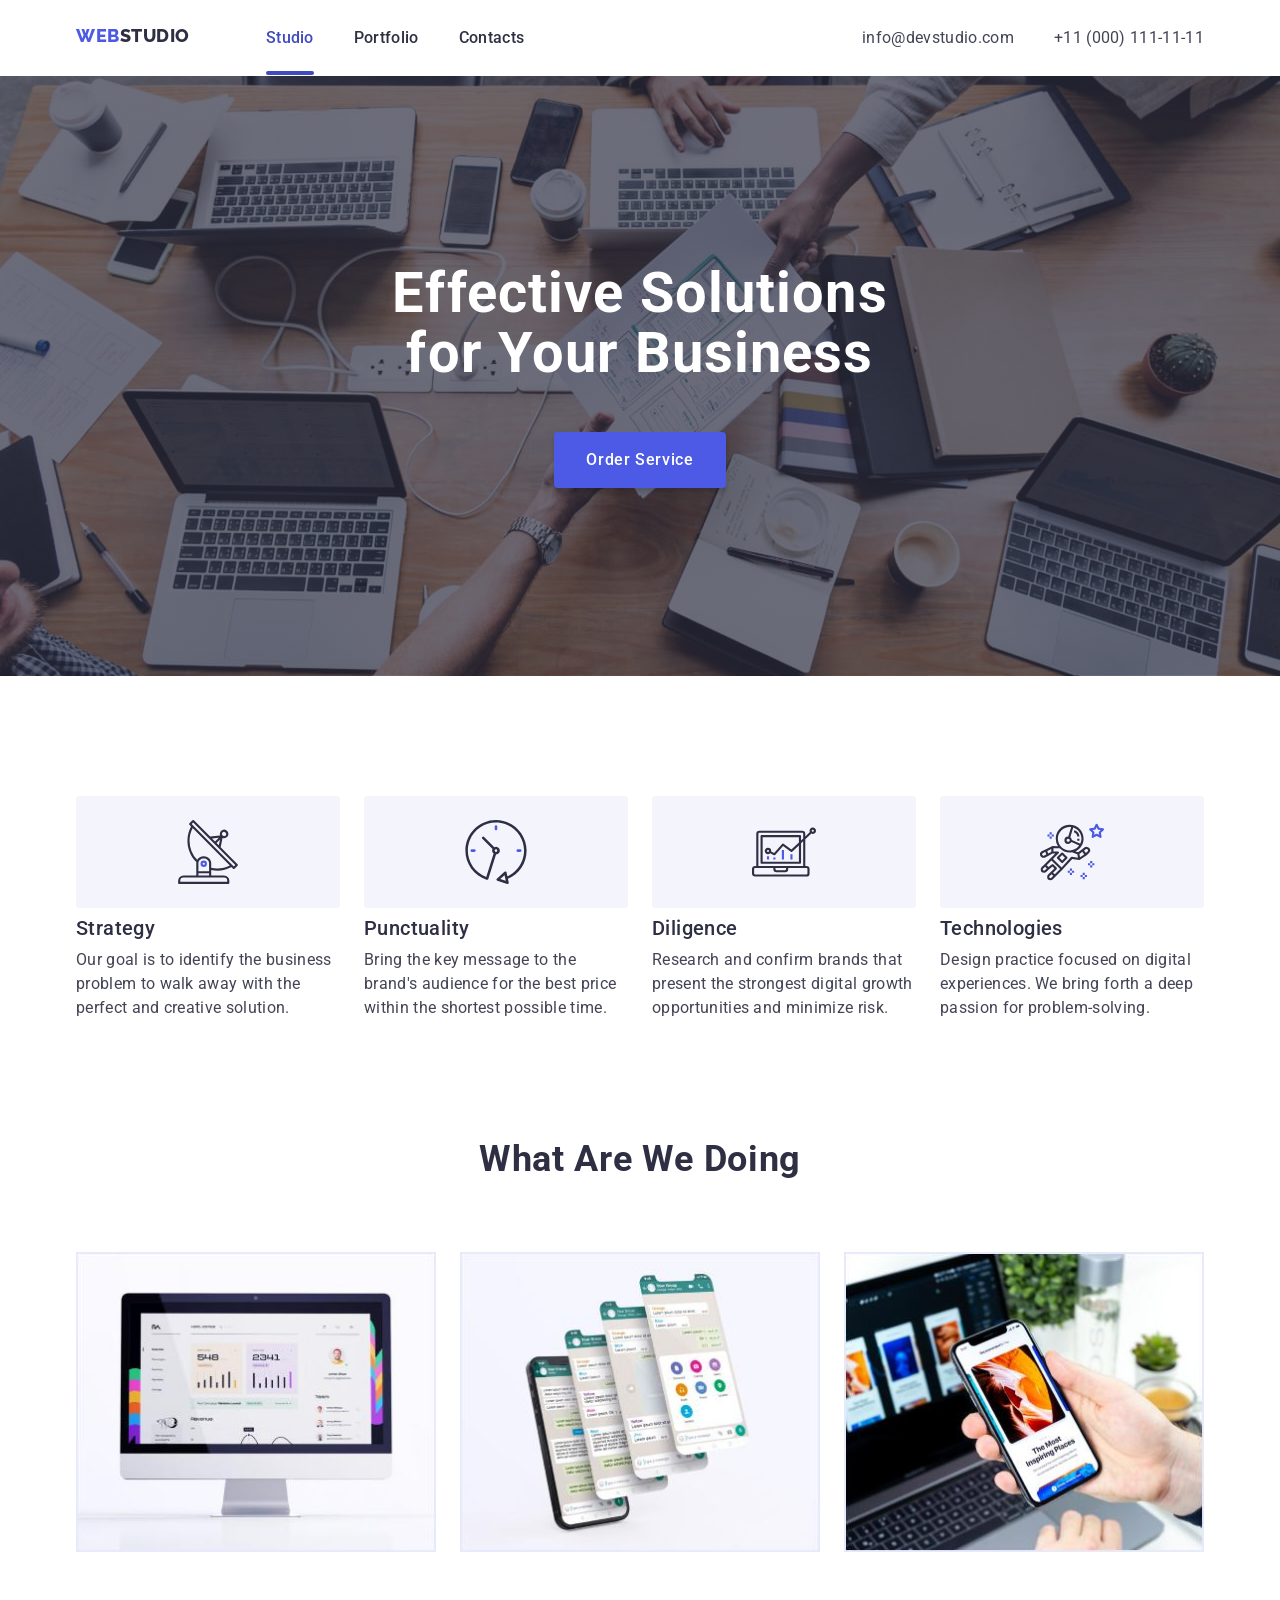
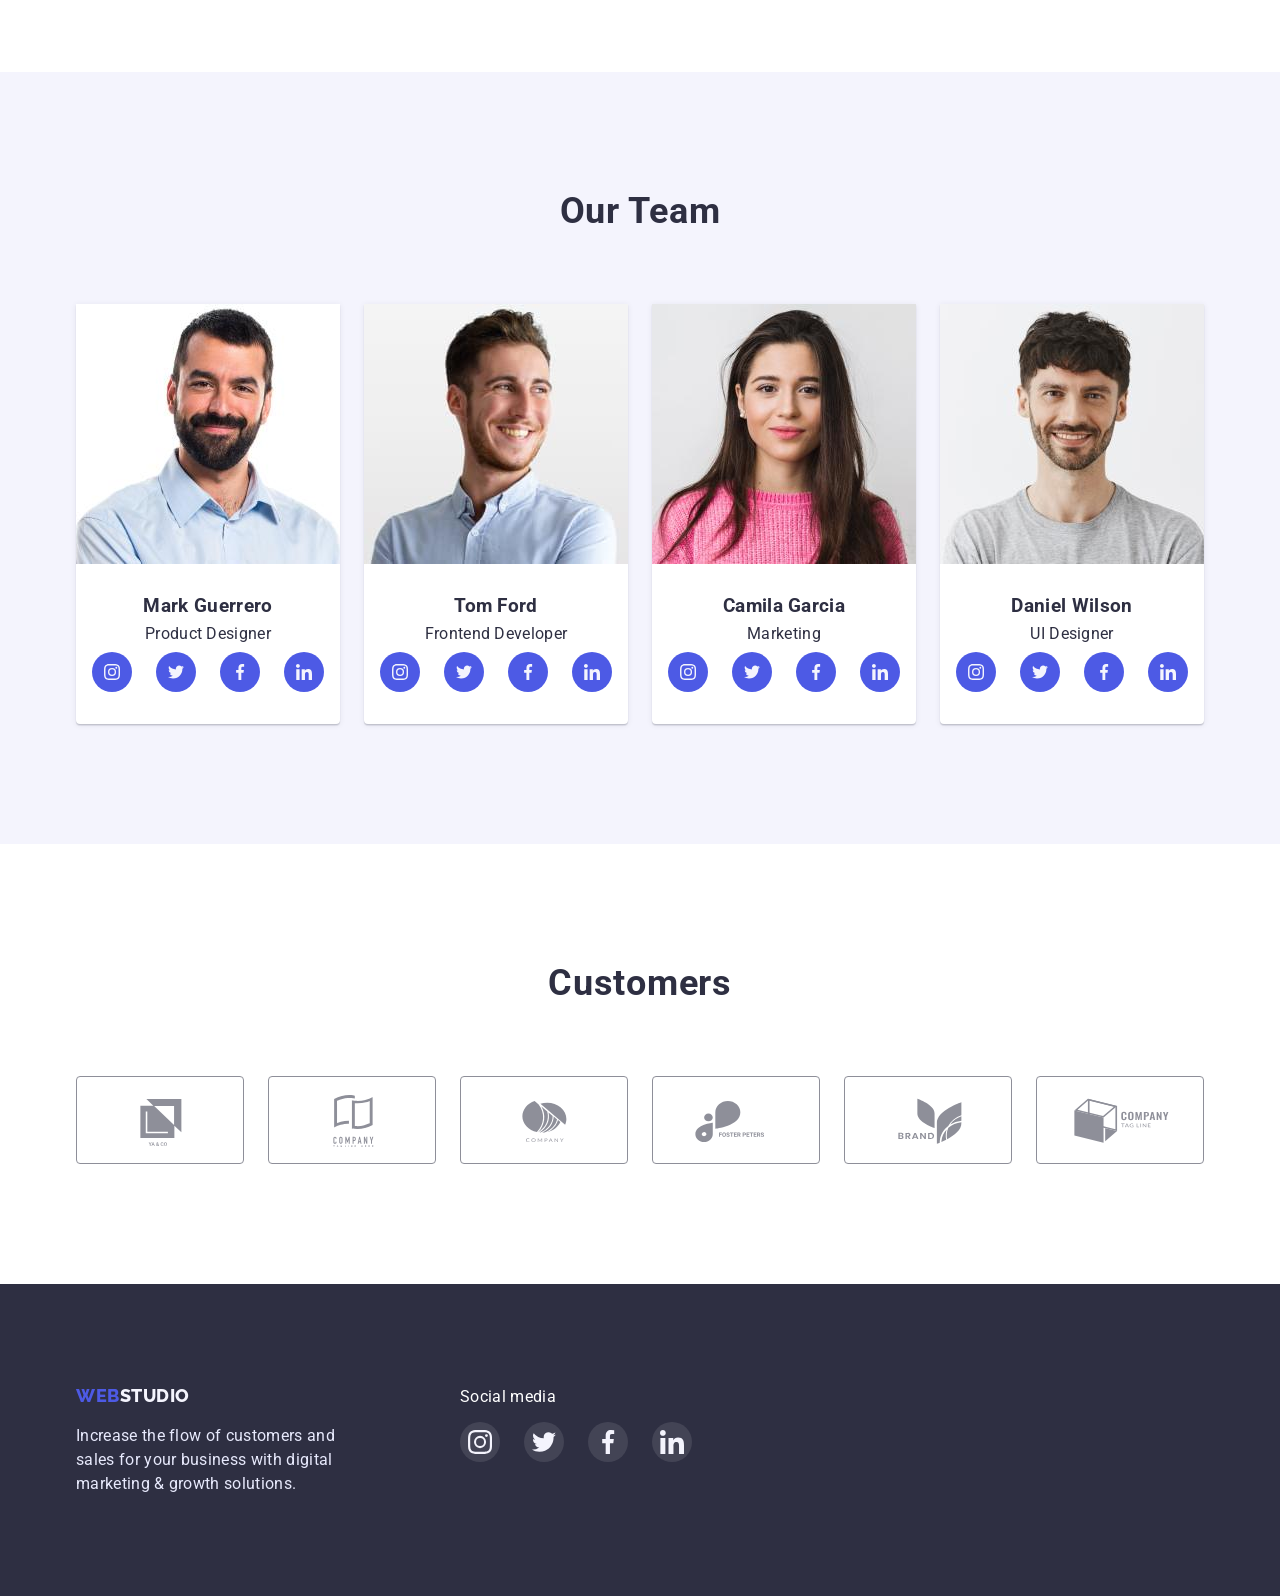
<file: index.html>
<!DOCTYPE html>
<html lang="en">
  <head>
    <meta charset="UTF-8" />
    <meta http-equiv="X-UA-Compatible" content="IE=edge" />
    <meta name="viewport" content="width=device-width, initial-scale=1.0" />
    <title>Web Studio</title>
    <link rel="preconnect" href="https://fonts.googleapis.com" />
    <link rel="preconnect" href="https://fonts.gstatic.com" crossorigin />
    <link rel="stylesheet" href="https://fonts.googleapis.com/css2?family=Raleway:wght@800&family=Roboto:wght@400;500;700;900&display=swap"/>
    <link
      rel="stylesheet"
      href="https://cdnjs.cloudflare.com/ajax/libs/modern-normalize/1.1.0/modern-normalize.min.css"
      integrity="sha512-wpPYUAdjBVSE4KJnH1VR1HeZfpl1ub8YT/NKx4PuQ5NmX2tKuGu6U/JRp5y+Y8XG2tV+wKQpNHVUX03MfMFn9Q=="
      crossorigin="anonymous"
      referrerpolicy="no-referrer"
    />
    <link rel="stylesheet" href="./css/styles.css" />
  </head>

  <body>
    <!--HEADER-->
    <header>
      <div class="container header-container">
        <nav class="top-nav">
          <div class="nav-container">
            <a href="./index.html" class="top-logo link"><span class="logo-web">Web</span>Studio</a>
            <ul class="top-menu list">
              <li class="menu-item"><a href="./index.html" class="link current">Studio</a></li>
              <li class="menu-item"><a href="./portfolio.html" class="link">Portfolio</a></li>
              <li class="menu-item"><a href="" class="link">Contacts</a></li>
            </ul>
          </div>
        </nav>

        <address class="address">
          <ul class="top-contacts list">
            <li class="address-item">
              <a class="mail link" href="mailto:info@devstudio.com">info@devstudio.com</a>
            </li>
            <li class="address-item">
              <a class="tel link" href="tel:+110001111111">+11 (000) 111-11-11</a>
            </li>
          </ul>
        </address>
      </div>
    </header>

    <main>
      <!--ORDER SERVICES-->
      <section class="services">
        <div class="container">
          <h1 class="services-titel">Effective solutions <span>for</span> your business</h1>
          <button class="services-order services-button" data-modal-open type="button">
            Order Service
          </button>
        </div>
      </section>

      <!--OUR FEATURES-->
      <section class="features">
        <div class="container container-features">
          <h2 class="visually-hidden">Our features</h2>

          <ul class="features-list list">
            <li class="features-item">
              <div class="icons-features">
                <svg class="features-icon" width="64" height="64">
                  <use href="./images/symbol-defs.svg#icon-antenna"></use>
                </svg>
              </div>
              <h3 class="features-titel">Strategy</h3>
              <p>
                Our goal is to identify the business problem to walk away with the
                perfect and creative solution.
              </p>
            </li>

            <li class="features-item">
              <div class="icons-features">
                <svg class="features-icon" width="64" height="64">
                  <use href="./images/symbol-defs.svg#icon-clock"></use>
                </svg>
              </div>
              <h3 class="features-titel">Punctuality</h3>
              <p>
                Bring the key message to the brand's audience for the best price
                within the shortest possible time.
              </p>
            </li>
  
            <li class="features-item">
              <div class="icons-features">
                <svg class="features-icon" width="64" height="64">
                  <use href="./images/symbol-defs.svg#icon-diagram"></use>
                </svg>
              </div>
              <h3 class="features-titel">Diligence</h3>
              <p>
                Research and confirm brands that present the strongest digital
                growth opportunities and minimize risk.
              </p>
            </li>
  
            <li class="features-item">
              <div class="icons-features">
                <svg class="features-icon" width="64" height="64">
                  <use href="./images/symbol-defs.svg#icon-astronaut"></use>
                </svg>
              </div>
              <h3 class="features-titel">Technologies</h3>
              <p>
                Design practice focused on digital experiences. We bring forth a
                deep passion for problem-solving.
              </p>
            </li>
          </ul>
        </div>
      </section>

      <!--WHAT ARE WE DOING-->
      <section class="offer section">
        <div class="container offer-container">
          <h2>What are we doing</h2>
          <ul class="offer-list list">
            <li class="offer-item">
              <img
                src="./images/desktop.jpg"
                alt="monitor of computer"
                width="360"
                height="300"
              />
            </li>
            <li class="offer-item">
              <img
                src="./images/smartfon.jpg"
                alt="smartfons screens"
                width="360"
                height="300"
              />
            </li>
            <li class="offer-item">
              <img
                src="./images/laptop.jpg"
                alt="computer and smartfon"
                width="360"
                height="300"
              />
            </li>
          </ul>
        </div>
      </section>

      <!--OUR TEAM-->
      <section class="ourteam section">
        <div class="container ourteam-container">
          <h2 class="ourteam-titel">Our team</h2>
  
          <ul class="list ourteam-list">
            <li class="cards">
              <img
                class="ourteam-img"
                src="./images/product_designer_1.jpg"
                alt="product designer"
                width="264"
                height="260"
              />
              <div class="cards-text">
                <h3>Mark Guerrero</h3>
                <p>Product Designer</p>
                <ul class="soclist list">
                  <li class="soclist-item">
                    <a href="" class="soclink link">
                      <svg class="soclink-icon" width="16" height="16">
                        <use href="./images/symbol-defs.svg#icon-instagram"></use>
                      </svg>
                    </a>
                  </li>
                  <li class="soclist-item">
                    <a href="" class="soclink link">
                      <svg class="soclink-icon" width="16" height="16">
                        <use href="./images/symbol-defs.svg#icon-twitter"></use>
                      </svg>
                    </a>
                  </li>
                  <li class="soclist-item">
                    <a href="" class="soclink link">
                      <svg class="soclink-icon" width="16" height="16">
                        <use href="./images/symbol-defs.svg#icon-facebook"></use>
                      </svg>
                    </a>
                  </li>
                  <li class="soclist-item">
                    <a href="" class="soclink link">
                      <svg class="soclink-icon" width="16" height="16">
                        <use href="./images/symbol-defs.svg#icon-linkedin"></use>
                      </svg>
                    </a>
                  </li>
                </ul>
              </div>
            </li>
  
            <li class="cards">
              <img
                class="ourteam-img"
                src="./images/frontend_developer_1.jpg"
                alt="frontend developer"
                width="264"
                height="260"
              />
              <div class="cards-text">
                <h3>Tom Ford</h3>
                <p>Frontend Developer</p>
                <ul class="soclist list">
                  <li class="soclist-item">
                    <a href="" class="soclink link">
                    <svg class="soclink-icon" width="16" height="16">
                      <use href="./images/symbol-defs.svg#icon-instagram"></use>
                    </svg>
                    </a>
                  </li>
                  <li class="soclist-item">
                    <a href="" class="soclink link">
                    <svg class="soclink-icon" width="16" height="16">
                      <use href="./images/symbol-defs.svg#icon-twitter"></use>
                    </svg>
                    </a>
                  </li>
                  <li class="soclist-item">
                    <a href="" class="soclink link">
                    <svg class="soclink-icon" width="16" height="16">
                      <use href="./images/symbol-defs.svg#icon-facebook"></use>
                    </svg>
                    </a>
                  </li>
                  <li class="soclist-item">
                    <a href="" class="soclink link">
                    <svg class="soclink-icon" width="16" height="16">
                      <use href="./images/symbol-defs.svg#icon-linkedin"></use>
                    </svg>
                    </a>
                  </li>
                </ul>
              </div>
            </li>
  
            <li class="cards">
              <img
                class="ourteam-img"
                src="./images/marketing_1.jpg"
                alt="marketing"
                width="264"
                height="260"
              />
              <div class="cards-text">
                <h3>Camila Garcia</h3>
                <p>Marketing</p>
                <ul class="soclist list">
                  <li class="soclist-item">
                    <a href="" class="soclink link">
                    <svg class="soclink-icon" width="16" height="16">
                      <use href="./images/symbol-defs.svg#icon-instagram"></use>
                    </svg>
                    </a>
                  </li>
                  <li class="soclist-item">
                    <a href="" class="soclink link">
                    <svg class="soclink-icon" width="16" height="16">
                      <use href="./images/symbol-defs.svg#icon-twitter"></use>
                    </svg>
                    </a>
                  </li>
                  <li class="soclist-item">
                    <a href="" class="soclink link">
                    <svg class="soclink-icon" width="16" height="16">
                      <use href="./images/symbol-defs.svg#icon-facebook"></use>
                    </svg>
                    </a>
                  </li>
                  <li class="soclist-item">
                    <a href="" class="soclink link">
                    <svg class="soclink-icon" width="16" height="16">
                      <use href="./images/symbol-defs.svg#icon-linkedin"></use>
                    </svg>
                    </a>
                  </li>
                </ul>
              </div>
            </li>
  
            <li class="cards">
              <img
                src="./images/ui_designer_1.jpg"
                alt="ui designer"
                width="264"
                height="260"
              />
              <div class="cards-text">
                <h3>Daniel Wilson</h3>
                <p>UI Designer</p>
                <ul class="soclist list">
                  <li class="soclist-item">
                    <a href="" class="soclink link">
                    <svg class="soclink-icon" width="16" height="16">
                      <use href="./images/symbol-defs.svg#icon-instagram"></use>
                    </svg>
                    </a>
                  </li>
                  <li class="soclist-item">
                    <a href="" class="soclink link">
                    <svg class="soclink-icon" width="16" height="16">
                      <use href="./images/symbol-defs.svg#icon-twitter"></use>
                    </svg>
                    </a>
                  </li>
                  <li class="soclist-item">
                    <a href="" class="soclink link">
                    <svg class="soclink-icon" width="16" height="16">
                      <use href="./images/symbol-defs.svg#icon-facebook"></use>
                    </svg>
                    </a>
                  </li>
                  <li class="soclist-item">
                    <a href="" class="soclink link">
                    <svg class="soclink-icon" width="16" height="16">
                      <use href="./images/symbol-defs.svg#icon-linkedin"></use>
                    </svg>
                    </a>
                  </li>
                </ul>
              </div>
            </li>
          </ul>
        </div>
      </section>

      <!--CUSTOMERS-->
      <section class="custome section">
        <div class="container">
          <h2 class="custome-titel">Customers</h2>

          <ul class="custome-list list">
            <li class="custome-item">
              <a href="" class="custome-link link">
                <svg class="custome-icon" width="104" height="56">
                  <use href="./images/symbol-defs.svg#icon-logo"></use>
                </svg>
              </a>
            </li>
            <li class="custome-item">
              <a href="" class="custome-link link">
                <svg class="custome-icon" width="104" height="56">
                  <use href="./images/symbol-defs.svg#icon-logo2"></use>
                </svg>
              </a>
            </li>
            <li class="custome-item">
              <a href="" class="custome-link link">
                <svg class="custome-icon" width="104" height="56">
                  <use href="./images/symbol-defs.svg#icon-logo3"></use>
                </svg>
              </a>
            </li>
            <li class="custome-item">
              <a href="" class="custome-link link">
                <svg class="custome-icon" width="104" height="56">
                  <use href="./images/symbol-defs.svg#icon-logo4"></use>
                </svg>
              </a>
            </li>
            <li class="custome-item">
              <a href="" class="custome-link link">
                <svg class="custome-icon" width="104" height="56">
                  <use href="./images/symbol-defs.svg#icon-logo5"></use>
                </svg>
              </a>
            </li>
            <li class="custome-item">
              <a href="" class="custome-link link">
                <svg class="custome-icon" width="104" height="56">
                  <use href="./images/symbol-defs.svg#icon-logo6"></use>
                </svg>
              </a>
            </li>
          </ul>
        </div>
      </section>
    </main>

    <!--FOOTER-->
    <footer class="footer">
      <div class="container footer-container">
        <div class="text-footer">
          <a href="./index.html" class="footer-logo link footer-link"><span class="logo-web">Web</span>Studio</a>
          <p class="footer-text">
            Increase the flow of customers and sales for your business with digital
            marketing & growth solutions.
          </p>
        </div>

        <div class="socmedia">
          <p class="socmedia-text">
            Social media
          </p>
          <ul class="soclist list">
            <li class="soclist-item">
              <a href="" class="soclink link">
                <svg class="soclink-icon" width="24" height="24">
                  <use href="./images/symbol-defs.svg#icon-instagram"></use>
                </svg>
              </a>
            </li>
            <li class="soclist-item">
              <a href="" class="soclink link">
                <svg class="soclink-icon" width="24" height="24">
                  <use href="./images/symbol-defs.svg#icon-twitter"></use>
                </svg>
              </a>
            </li>
            <li class="soclist-item">
              <a href="" class="soclink link">
                <svg class="soclink-icon" width="24" height="24">
                  <use href="./images/symbol-defs.svg#icon-facebook"></use>
                </svg>
              </a>
            </li>
            <li class="soclist-item">
              <a href="" class="soclink link">
                <svg class="soclink-icon" width="24" height="24">
                  <use href="./images/symbol-defs.svg#icon-linkedin"></use>
                </svg>
              </a>
            </li>
          </ul>
        </div>
      </div>
    </footer>

    <div class="backdrop is-hidden" data-modal>
      <div class="modal">
        <button type="button" class="modal-close" data-modal-close>
          <svg class="modal-icon" width="8" height="8">
            <use href="./images/symbol-defs.svg#icon-close-button"></use>
          </svg>
        </button>
      </div>
    </div>

    <script src="./js/modal.js"></script>
  </body>
</html>
</file>
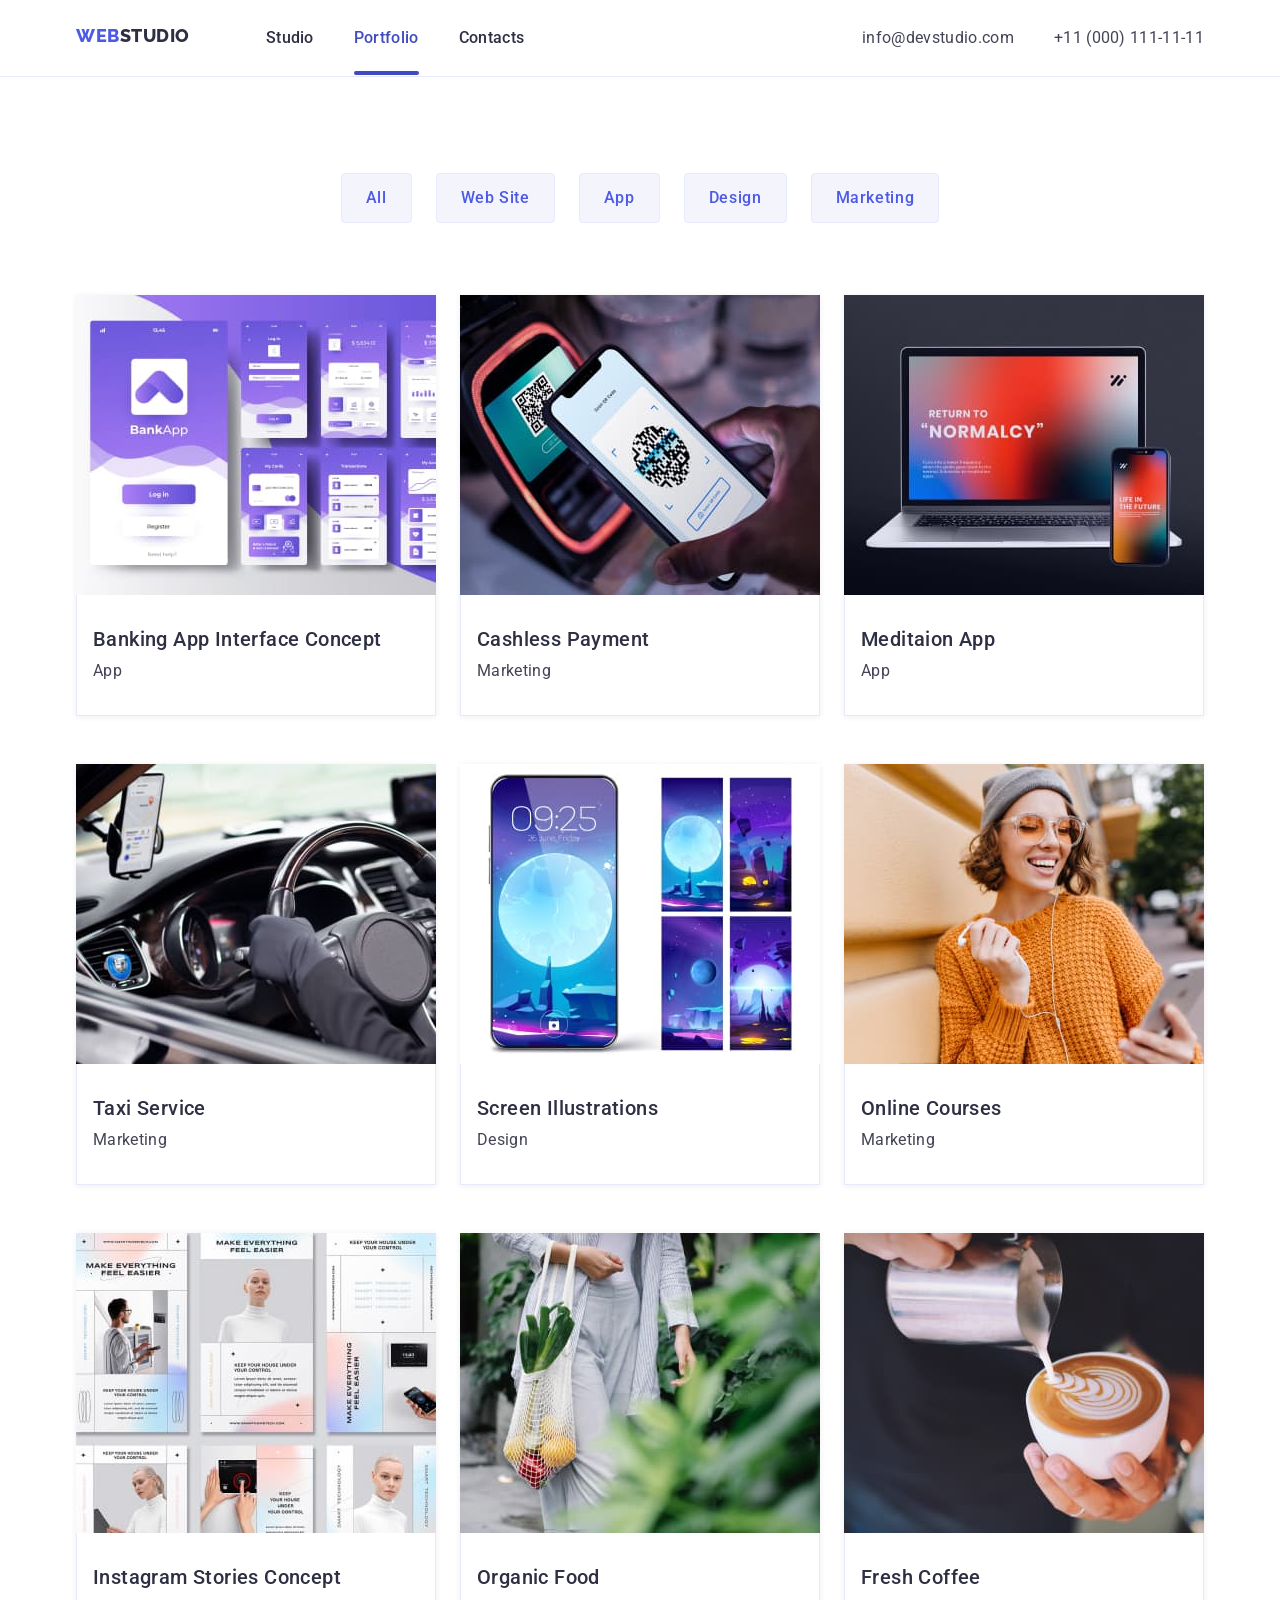
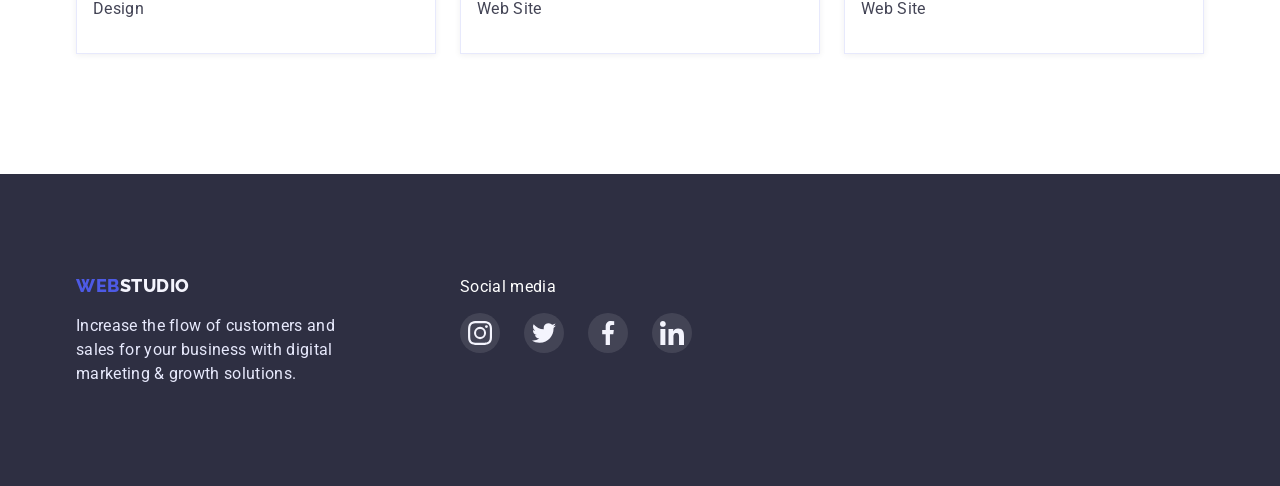
<file: portfolio.html>
<!DOCTYPE html>
<html lang="en">
  <head>
    <meta charset="UTF-8" />
    <meta http-equiv="X-UA-Compatible" content="IE=edge" />
    <meta name="viewport" content="width=device-width, initial-scale=1.0" />
    <title>Portfolio</title>
    <link rel="preconnect" href="https://fonts.googleapis.com" />
    <link rel="preconnect" href="https://fonts.gstatic.com" crossorigin />
    <link rel="stylesheet" href="https://fonts.googleapis.com/css2?family=Raleway:wght@800&family=Roboto:wght@400;500;700;900&display=swap"/>
    <link
      rel="stylesheet"
      href="https://cdnjs.cloudflare.com/ajax/libs/modern-normalize/1.1.0/modern-normalize.min.css"
      integrity="sha512-wpPYUAdjBVSE4KJnH1VR1HeZfpl1ub8YT/NKx4PuQ5NmX2tKuGu6U/JRp5y+Y8XG2tV+wKQpNHVUX03MfMFn9Q=="
      crossorigin="anonymous"
      referrerpolicy="no-referrer"
    />
    <link rel="stylesheet" href="./css/styles.css" />
  </head>
  <body>
    <!--HEADER-->
    <header class="header">
      <div class="container header-container">
          <nav class="top-nav">
            <div class="nav-container">
              <a href="./index.html" class="top-logo link"><span class="logo-web">Web</span>Studio</a>
              <ul class="top-menu list">
                <li class="menu-item"><a href="./index.html" class="link">Studio</a></li>
                <li class="menu-item"><a href="./portfolio.html" class="link current">Portfolio</a></li>
                <li class="menu-item"><a href="" class="link">Contacts</a></li>
              </ul>
            </div>
          </nav>
        
          <address class="address">
            <ul class="top-contacts list">
              <li class="address-item">
                <a class="mail link" href="mailto:info@devstudio.com">info@devstudio.com</a>
              </li>
              <li class="address-item">
                <a class="tel link" href="tel:+110001111111">+11 (000) 111-11-11</a>
              </li>
            </ul>
          </address>
      </div>
    </header>
    <!--MAIN-->
    <main>
      <section class="portfolio">
        <div class="container">
          <h1 class="visually-hidden">Gallery</h1>
  
          <ul class="filters-list">
            <li class="list-item list">
              <button class="filters-btn" type="button">All</button>
            </li>
            <li class="list-item list">
              <button class="filters-btn" type="button">Web Site</button>
            </li>
            <li class="list-item list">
              <button class="filters-btn" type="button">App</button>
            </li>
            <li class="list-item list">
              <button class="filters-btn" type="button">Design</button>
            </li>
            <li class="list-item list">
              <button class="filters-btn" type="button">Marketing</button>
            </li>
          </ul>
  
          <ul class="gallery-list">
            <li class="gallery-items list">
              <a class="gallery-link link" href="">
                <div class="gallery-top-wrapp">
                  <img
                    src="./images/banking_app_interface_concept.jpg"
                    alt=""
                    width="360"
                    height="300"
                    class="gallery-images"
                  />
                  <p class="text-animation">Lorem ipsum dolor sit, amet consectetur adipisicing elit. Aspernatur, eum similique illo, asperiores quibusdam iste porro, temporibus laboriosam necessitatibus perspiciatis nisi. Minima maxime tempore quos veritatis ipsam architecto, eius quisquam! Lorem ipsum dolor sit, amet consectetur adipisicing elit. Aspernatur, eum similique illo, asperiores quibusdam iste porro, temporibus laboriosam necessitatibus perspiciatis nisi. Minima maxime tempore quos veritatis ipsam architecto, eius quisquam!</p>
                </div>
                
                <div class="gallery-footer">
                  <h2>Banking App Interface Concept</h2>
                  <p class="gallery-text">App</p>
                </div>
              </a>
            </li>
            <li class="gallery-items list">
              <a class="gallery-link link" href="">
                <div class="gallery-top-wrapp">
                  <img
                    src="./images/cashless_payment.jpg"
                    alt=""
                    width="360"
                    height="300"
                    class="gallery-images"
                  />
                  <p class="text-animation">
                    14 Stylish and User-Friendly App Design Concepts · Task Manager App · Calorie Tracker App · Exotic Fruit Ecommerce App · Cloud Storage App
                  </p>
                </div>

                <div class="gallery-footer">
                  <h2>Cashless Payment</h2>
                  <p class="gallery-text">Marketing</p>
                </div>
              </a>
            </li>
            <li class="gallery-items list">
              <a  href="" class="gallery-link link">
                <div class="gallery-top-wrapp">
                  <img
                    src="./images/meditaion_app.jpg"
                    alt=""
                    width="360"
                    height="300"
                    class="gallery-images"
                  />
                  <p class="text-animation">Lorem ipsum dolor sit amet consectetur adipisicing elit. Totam harum vel, quam nisi amet tenetur quis necessitatibus consectetur similique ipsa voluptatibus, voluptas dolorem libero laborum pariatur reprehenderit architecto eius corrupti.</p>
                </div>

                <div class="gallery-footer gallery-border">
                  <h2>Meditaion App</h2>
                  <p class="gallery-text">App</p>
                </div>
              </a>
            </li>
            <li class="gallery-items list">
              <a class="gallery-link link" href="">
                <div class="gallery-top-wrapp">
                  <img
                    src="./images/taxi_service.jpg"
                    alt=""
                    width="360"
                    height="300"
                    class="gallery-images"
                  />
                  <p class="text-animation">Lorem ipsum dolor sit amet consectetur adipisicing elit. Inventore accusamus quae cumque, repellat debitis dicta ullam doloribus quos voluptas id qui deserunt nisi, rerum error a officia tempora magni repellendus.</p>
                </div>

                <div class="gallery-footer">
                  <h2>Taxi Service</h2>
                  <p class="gallery-text">Marketing</p>
                </div>
              </a>
            </li>
            <li class="gallery-items list">
              <a class="gallery-link link" href="">
                <div class="gallery-top-wrapp">
                  <img
                    src="./images/screen_illustrations.jpg"
                    alt=""
                    width="360"
                    height="300"
                    class="gallery-images"
                  />
                  <p class="text-animation">Lorem ipsum dolor sit, amet consectetur adipisicing elit. Excepturi magnam reprehenderit saepe perspiciatis, doloribus deleniti est asperiores consectetur ipsam doloremque officiis, hic labore alias repellat dolorum omnis eius libero harum?</p>
                </div>

                <div class="gallery-footer">
                  <h2>Screen Illustrations</h2>
                  <p class="gallery-text">Design</p>
                </div>
              </a>
            </li>
            <li class="gallery-items list">
              <a class="gallery-link link" href="">
                <div class="gallery-top-wrapp">
                  <img
                    src="./images/online_courses.jpg"
                    alt=""
                    width="360"
                    height="300"
                    class="gallery-images"
                  />
                  <p class="text-animation">Lorem ipsum dolor sit amet consectetur adipisicing elit. Nam voluptatibus distinctio modi aperiam, molestias inventore totam, ab eveniet voluptate ipsum quibusdam commodi nihil explicabo adipisci eum quae fuga ad tempora!</p>
                </div>

                <div class="gallery-footer">
                  <h2>Online Courses</h2>
                  <p class="gallery-text">Marketing</p>
                </div>
              </a>
            </li>
            <li class="gallery-items list">
              <a class="gallery-link link" href="">
                <div class="gallery-top-wrapp">
                  <img
                    src="./images/instagram_stories_concept.jpg"
                    alt=""
                    width="360"
                    height="300"
                    class="gallery-images"
                  />
                  <p class="text-animation">Lorem ipsum dolor sit amet consectetur adipisicing elit. Et minus est exercitationem iure cum nemo reprehenderit excepturi porro, impedit laudantium?</p>
                </div>

                <div class="gallery-footer">
                  <h2>Instagram Stories Concept</h2>
                  <p class="gallery-text">Design</p>
                </div>
              </a>
            </li>
            <li class="gallery-items list">
              <a class="gallery-link link" href="">
                <div class="gallery-top-wrapp">
                  <img
                    src="./images/organic_food.jpg"
                    alt=""
                    width="360"
                    height="300"
                    class="gallery-images"
                  />
                  <p class="text-animation">Lorem ipsum dolor sit amet consectetur adipisicing elit. Id natus dolorum cumque, provident eum error maxime dolor tenetur aperiam doloribus harum eligendi est suscipit adipisci eius, magni rerum et ratione.</p>
                </div>

                <div class="gallery-footer">
                  <h2>Organic Food</h2>
                  <p class="gallery-text">Web Site</p>
                </div>
              </a>
            </li>
            <li class="gallery-items list">
              <a class="gallery-link link" href="">
                <div class="gallery-top-wrapp">
                  <img
                    src="./images/fresh_coffee.jpg"
                    alt=""
                    width="360"
                    height="300"
                    class="gallery-images"
                  />
                  <p class="text-animation">Lorem ipsum dolor sit amet consectetur adipisicing elit. Ea fugiat commodi temporibus error tenetur? Beatae quos sed pariatur ut consequatur rem tenetur magni voluptas neque, quod placeat rerum. Impedit, sapiente.</p>
                </div>

                <div class="gallery-footer">
                  <h2>Fresh Coffee</h2>
                  <p class="gallery-text">Web Site</p>
                </div>
              </a>
            </li>
          </ul>
        </div>
      </section>
    </main>

    <!--FOOTER-->
    <footer class="footer">
      <div class="container footer-container">
        <div class="text-footer">
           <a href="./index.html" class="footer-logo link footer-link"><span class="logo-web">Web</span>Studio</a>
          <p class="footer-text">
              Increase the flow of customers and sales for your business with digital
              marketing & growth solutions.
          </p>
        </div>
  
        <div class="socmedia">
          <p class="socmedia-text">
              Social media
          </p>
          <ul class="soclist list">
            <li class="soclist-item">
              <a href="" class="soclink link">
                <svg class="soclink-icon" width="24" height="24">
                  <use href="./images/symbol-defs.svg#icon-instagram"></use>
                </svg>
              </a>
            </li>
            <li class="soclist-item">
              <a href="" class="soclink link">
                <svg class="soclink-icon" width="24" height="24">
                  <use href="./images/symbol-defs.svg#icon-twitter"></use>
                </svg>
              </a>
            </li>
            <li class="soclist-item">
              <a href="" class="soclink link">
                <svg class="soclink-icon" width="24" height="24">
                  <use href="./images/symbol-defs.svg#icon-facebook"></use>
                </svg>
              </a>
            </li>
            <li class="soclist-item">
              <a href="" class="soclink link">
                <svg class="soclink-icon" width="24" height="24">
                  <use href="./images/symbol-defs.svg#icon-linkedin"></use>
                </svg>
              </a>
            </li>
          </ul>
        </div>
      </div>
    </footer>
  </body>
</html>
</file>
<file: css/styles.css>
/*Dropped styles*/
h1,h2,h3,h4,h5,h6,p {
  margin: 0;
}
ul {
  margin: 0;
  padding-left: 0;
}
img {
  display: block;
}

.header {
  border-bottom: 1px solid #E7E9FC;
}

:root {
  --accent: #e7e9fc;
  --box-shadow:
    0px 1px 6px rgba(46, 47, 66, 0.08), 
    0px 1px 1px rgba(46, 47, 66, 0.16), 
    0px 2px 1px rgba(46, 47, 66, 0.08);
  --dark: #2e2f42;
  --fill: #8E8F99; 
  --gradient-bg: linear-gradient(rgba(46, 47, 66, 0.7), rgba(46, 47, 66, 0.7));
  --light: #f4f4fd;
  --modal: rgba(46, 47, 66, 0.4);
  --pressed-state: #404bbf;
  --primary: #4d5ae5;
  --socicon-footer: rgba(255, 255, 255, 0.1);
  --success: #31D0AA;
  --transition: 250ms cubic-bezier(0.4, 0, 0.2, 1);
  --text: #434455;
  --white: #ffffff;  

  /* --pressedstate-label: #404bbf; */
}

.list {
  list-style: none;
}
.link {
  text-decoration: none;
  color: var(--dark);
  padding: 24px 0
}

/*--------Styles for index.html--------*/
body {
  color: var(--dark);
  font-family: "Roboto", sans-serif;
  font-size: 16px;
  letter-spacing: 0.02em;
}

/*Header*/
.container {
  max-width: 1158px;
  padding: 0 15px;
  margin: 0 auto;
  /* outline: 1px solid red; */
} 
.header-container {
  display: flex;
  align-items: center;
  justify-content: space-between;
}
.nav-container {
  display: flex;
  align-items: center;
}
.top-nav {
  display: flex;
  /*flex-direction: row;
  align-items: baseline;*/
}
.top-logo,
.footer-logo {
  font-family: "Raleway", sans-serif;
  font-weight: 800;
  font-size: 18px;
  letter-spacing: 0.03em;
  text-transform: uppercase;
  line-height: 1.34;
}
.top-logo {
  padding-top: 24px;
  padding-bottom: 28px;
}
.logo-web {
  color: var(--primary);
  line-height: 1.34;
}
.top-menu {
  font-family: "Roboto", sans-serif;
  font-weight: 500;
  font-size: 16px;
  line-height: 1.5;
  letter-spacing: 0.02em;
  display: flex;
  margin-left: 76px;
  gap: 40px;
}
.top-menu .link {
  padding-top: 24px;
  padding-bottom: 28px;

  transition: color var(--transition);
}
.top-menu .link:hover,
.mail:hover, .tel:hover {
  color: var(--pressed-state);
}
.top-menu .link:focus,
.mail:focus, tel:focus {
  color: var(--text);
}
.current {
  color: var(--pressed-state);
  position: relative;
}
.current::after {
  content: '';
  position: absolute;
  width: 100%;
  height: 4px;
  left: 0;
  bottom: 0;
  border-radius: 2px;
  background-color: var( --pressed-state);
}
.mail, .tel {
  letter-spacing: 0.02em;
  color: var(--text);
  font-style: normal;
  line-height: 1.5;

  transition: color var(--transition);
}
.top-contacts {
  display: flex;
  align-items: center;
}
.address-item:not(:last-child) {
  margin-right: 40px;
}

.visually-hidden {
  position: absolute;
  white-space: nowrap;
  width: 1px;
  height: 1px;
  overflow: hidden;
  border: 0;
  padding: 0;
  clip: rect(0 0 0 0);
  clip-path: inset(50%);
  margin: -1px;
}

/*Services*/
.section {
  padding: 120px 0;
}
.services {
  background-color: var(--dark);
  background: var(--gradient-bg), url(../images/people-office.jpg) no-repeat;
  background-size: cover;
  background-position: center;
  text-align: center;
  padding-top: 188px;
  padding-bottom: 188px;
  max-width: 1440px;
  margin: auto;
}
.services-titel {
  color: var(--white);
  font-weight: 700;
  font-size: 56px;
  line-height: 1.07;
  letter-spacing: 0.02em;
  text-transform: capitalize;
  max-width: 500px;
  margin: 0 auto;
}
.services-titel > span {
  text-transform: lowercase;
}
.services-button {
  background-color: var(--primary);
  box-shadow: 0px 4px 4px rgba(0, 0, 0, 0.15);
  border-radius: 4px;
  border: none;

  color: var(--white);
  font-weight: 500;
  letter-spacing: 0.04em;
  font-size: 16px;
  font-family: inherit;
  line-height: 1.5;
  text-align: center;

  padding: 16px 32px;
  margin-left: auto;
  margin-right: auto;
  margin-top: 48px;

  transition: background-color var(--transition), box-shadow var(--transition);
}
.services-button:hover,
.services-button:focus {
  background-color: var(--pressed-state);
  box-shadow: 
    0px 1px 6px rgba(46, 47, 66, 0.08),
    0px 1px 1px rgba(46, 47, 66, 0.16), 
    0px 2px 1px rgba(46, 47, 66, 0.08);
  cursor: pointer;
}
.features {
  color: var(--text);
  padding-top: 120px;
}
.features-titel, .custom-titel
.cards > h3,
.gallery-list h2 {
  font-weight: 500;
  font-size: 20px;
  letter-spacing: 0.02em;
  line-height: 1.2;
  color: var(--dark);
}
.features-list {
  line-height: 1.5;
  display: flex;
  gap: 24px
}
.features-item {
flex-basis: calc((100% - 3 * 24px) / 4);
}
.features-item > p {
  margin-top: 8px;
}
.icons-features {
  background: #F4F4FD;
  border-radius: 4px;
  margin-bottom: 8px;

  display: flex;
  justify-content: center;
  align-items: center;
  height: 112px;
  min-width: 264px;
}
/* .features-icon {
  fill: currentColor;
} */

/*What are we do*/
.offer-container > h2,
.ourteam-container > h2, .custome-titel {
  font-size: 36px;
  line-height: 1.11;
  text-align: center;
  letter-spacing: 0.02em;
  text-transform: capitalize;
  color: var(--dark);
  margin-bottom: 72px;
}
.offer-list {
  display: flex;
  gap: 24px;
  margin-top: 72px;
}
.offer-list img {
  border: 1px solid #e7e9fc;
} 

/*Our team*/
.ourteam {
  background-color: var(--light);
}
.ourteam-list {
  display: flex;
  margin-top: 72px;
  gap: 24px;
}
.cards {
  background-color: var(--white);
  box-shadow: 0px 1px 6px rgba(46, 47, 66, 0.08),
    0px 1px 1px rgba(46, 47, 66, 0.16), 0px 2px 1px rgba(46, 47, 66, 0.08);
  border-radius: 0px 0px 4px 4px;
}
.cards > h3 {
  text-align: center;
  line-height: 0.04;
}
.cards > p {
  text-align: center;
  line-height: 1.5;
  color: var(--text);
}
.cards-text {
  padding: 32px 16px;
  text-align: center;
}
.cards-text > p {
  margin: 8px 0;
}
.soclist {
  display: flex;
  gap: 24px;
}
.soclist-item {
  width: 40px;
  height: 40px;
}
.soclink {
  width: 100%;
  height: 100%;
  border-radius: 50%;
  background-color: var(--primary);
  display: flex;
  align-items: flex-start;
  justify-content: center;
  padding: 12px;
  transition: background-color var(--transition);                                                     
}
.soclink:is(:hover, :focus) {
  background-color: var(--pressed-state); 
}
.soclink-icon {
  fill: var(--light);
}
/* .custome {

} */
.custome-list {
  display: flex;
  gap: 24px;
}
.custome-item {
  width: 168px;
  height: 88px;
}
.custome-link {
  width: 100%;
  height: 100%;
  border: 1px solid var(--fill) ;
  border-radius: 4px;
  display: flex;
  align-items: center;
  justify-content: center;

  transition: border-color var(--transition);
}
.custome-link:is(:hover, :focus) {
  border-color: var(--pressed-state);
}
.custome-link:is(:hover, :focus) .custome-icon {
  fill: var(--pressed-state);
}
.custome-icon {
  fill: var(--fill);

  transition: fill var(--transition);
}

/*Footer*/
.footer {
  background-color: var(--dark);
  padding-top: 100px;
  padding-bottom: 100px;
}
.footer-container {
  display: flex; 
  align-items: baseline;
}
.footer-logo {
  color: var(--light);
}
.footer-link {
  padding: 16px 0px;
}
.footer-text {
  line-height: 1.5;
  max-width: 264px;
  color: var(--accent);
  margin-top: 16px;
}
.text-footer {
  margin-right: 120px;
}
.socmedia-text {
  color: #ffffff;
  margin-bottom: 16px;
}
.soclist-item {
  width: 40px;
  height: 40px;
}
.socmedia .soclink {
  width: 100%;
  height: 100%;
  padding: 8px;

  background-color: var(--socicon-footer);

  transition: background-color var(--transition);
}
.socmedia .soclink:is(:hover, :focus) {
  background-color: var(--success);
}

/*--------Styles for portfolio--------*/
.portfolio {
  padding-top: 96px;
  padding-bottom: 120px;
}
.filters-list {
  min-width: 586px;
  display: flex;
  justify-content: center;
  margin-bottom: 72px;
  gap: 24px;
}
.filters-btn {
  background-color: var(--light);
  border: 1px solid var(--accent);
  border-radius: 4px;

  font-weight: 500;
  color: var(--primary);
  letter-spacing: 0.04em;
  text-align: center;
  font-family: inherit;
  font-size: 16px;
  line-height: 1.5;

  padding: 12px 24px;

  transition: 
    color var(--transition), 
    background-color var(--transition), 
    border-color var(--transition),
    box-shadow var(--transition);
}
.filters-btn:hover {
  color: var(--white);
  
  background-color: var(--pressed-state);
  border-color: var(--pressed-state);
  box-shadow: 0px 3px 1px rgba(0, 0, 0, 0.1), 0px 2px 1px rgba(0, 0, 0, 0.08),
    0px 2px 2px rgba(0, 0, 0, 0.12);
  
    cursor: pointer;
}

.gallery-list {
  display: flex;
  flex-wrap: wrap;
  row-gap: 48px;
  column-gap: 24px;
}
.gallery-items {
  flex-basis: calc((100% - 2 * 24px) / 3);
}
.gallery-top-wrapp {
  position: relative;

  overflow: hidden;
}
.text-animation {
  position: absolute;
  top: 0;
  left: 0;
  height: 100%;
  padding: 40px 32px;

  color: var(--light);
  line-height: 1.5;
  overflow: auto;

  background-color: var(--primary);

  transform: translateY(100%);
  transition: transform var(--transition);
}
.gallery-link:is(:hover, :focus) .text-animation {
  transform: translateY(0%);
}
.gallery-footer {
  padding: 32px 16px;

  border: 1px solid var(--accent);
  border-top: none;
}
.gallery-footer > p {
  margin-top: 8px;;
}
.gallery-link {
  box-shadow: 0px 1px 6px rgba(46, 47, 66, 0.08);
  display: block;
  padding: 0;

  transition: box-shadow var(--transition);
}
.gallery-link:is(:hover, :focus) {
  box-shadow: var(--box-shadow)
}
.gallery-text {
  color: var(--text);
  line-height: 1.5;
}
/*------- Modal window -------*/
.is-hidden {
  opacity: 0;
  visibility: hidden;
  pointer-events: none;
}
.backdrop {
  position: fixed;
  top: 0;
  width: 100%;
  height: 100%;

  background-color: var(--modal);

  transition: opacity var(--transition), visibility var(--transition);  
}
.modal {
  position: absolute;
  left: 50%;
  top: 50%;

  padding: 24px;

  width: 408px;
  min-height: 576px;

  background: #FCFCFC;
  box-shadow: 
    0px 1px 1px rgba(0, 0, 0, 0.14), 
    0px 1px 3px rgba(0, 0, 0, 0.12), 
    0px 2px 1px rgba(0, 0, 0, 0.2);
  border-radius: 4px;

  transform: translate(-50%, -50%) scaleY(1);
  transition: transform var(--transition);
}
.backdrop.is-hidden .modal {
  transform: translate(-50%, -50%) scaleY(0);
}
.modal-close {
  position: absolute;
  right: 24px;
  top: 24px;
  display: flex;
  justify-content: center;
  align-items: center;

  background: var(--accent);
  border: 1px solid rgba(0, 0, 0, 0.1);
  border-radius: 50%;

  width: 24px;
  height: 24px;
  cursor: pointer;

  /* transition:  
    background-color var(--transition), 
    border-color var(--transition); */
}
/* .modal-icon {
  display: flex;
} */
</file>
